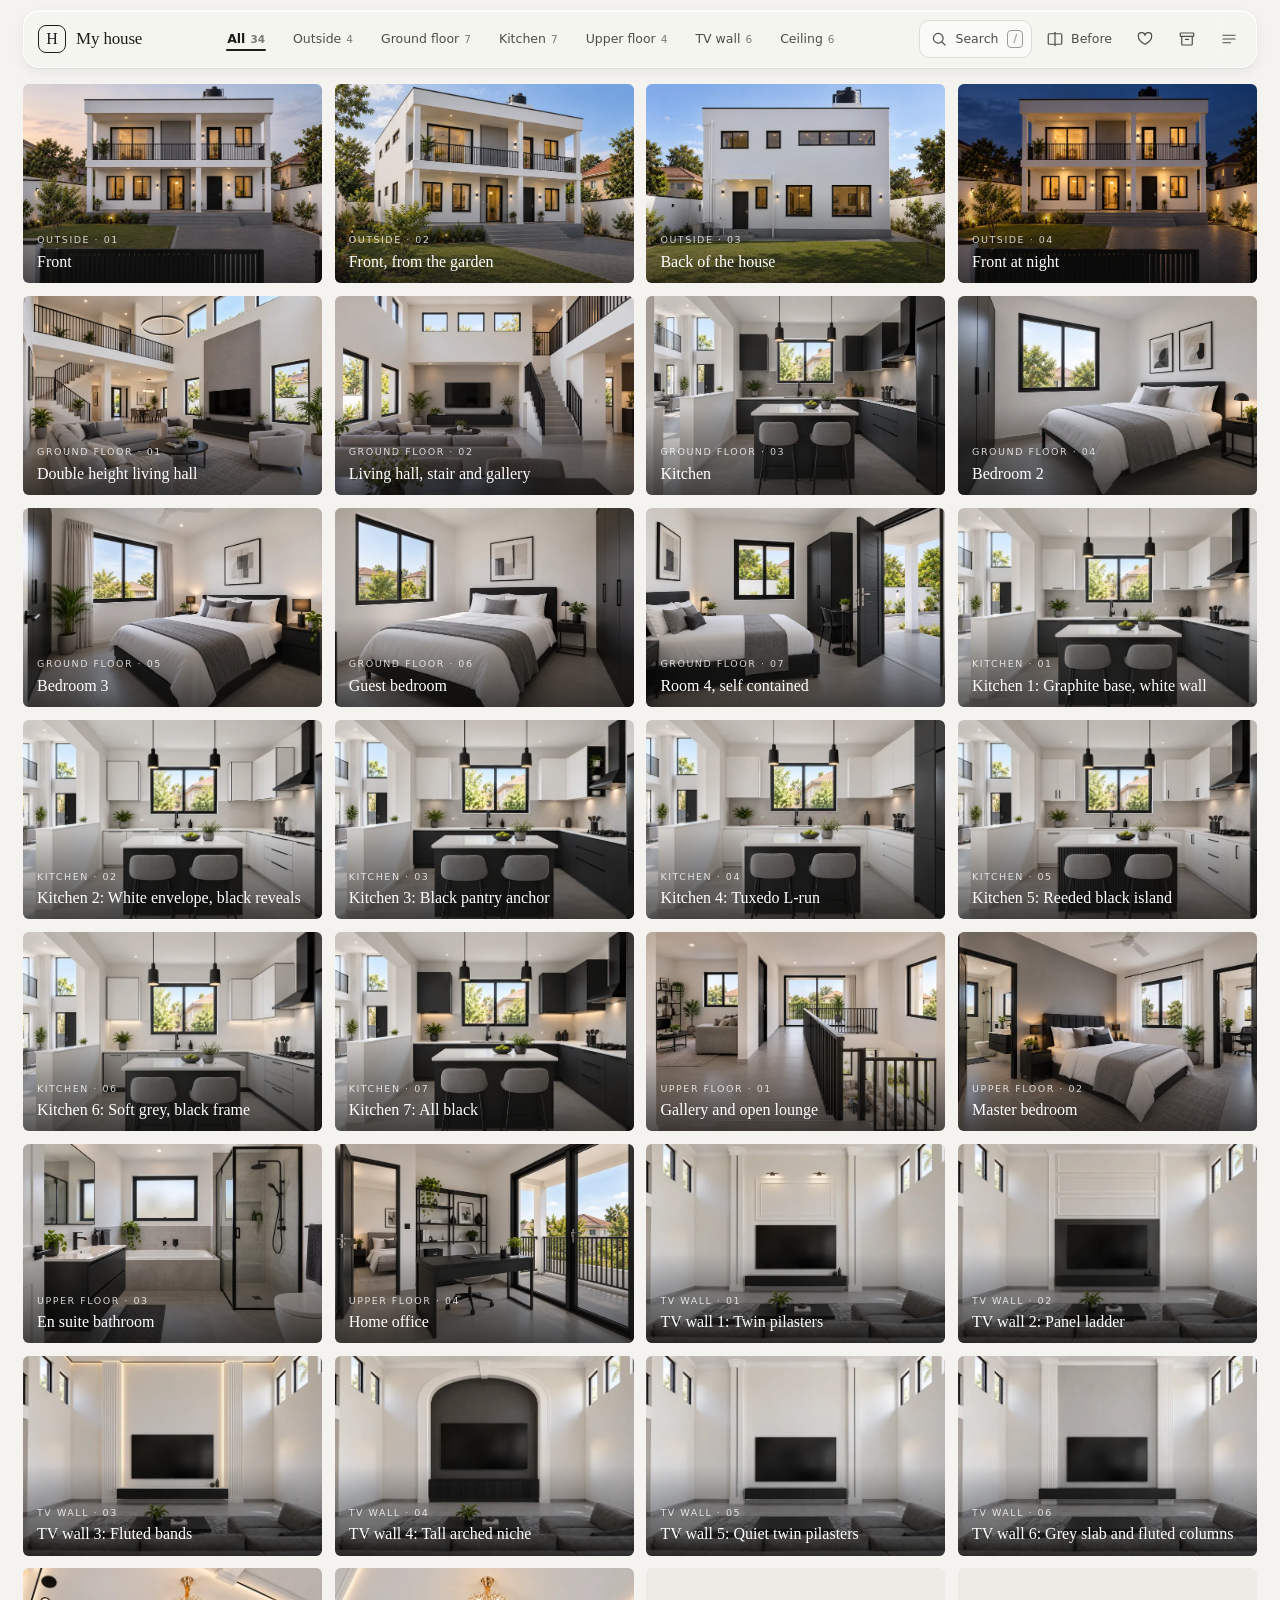
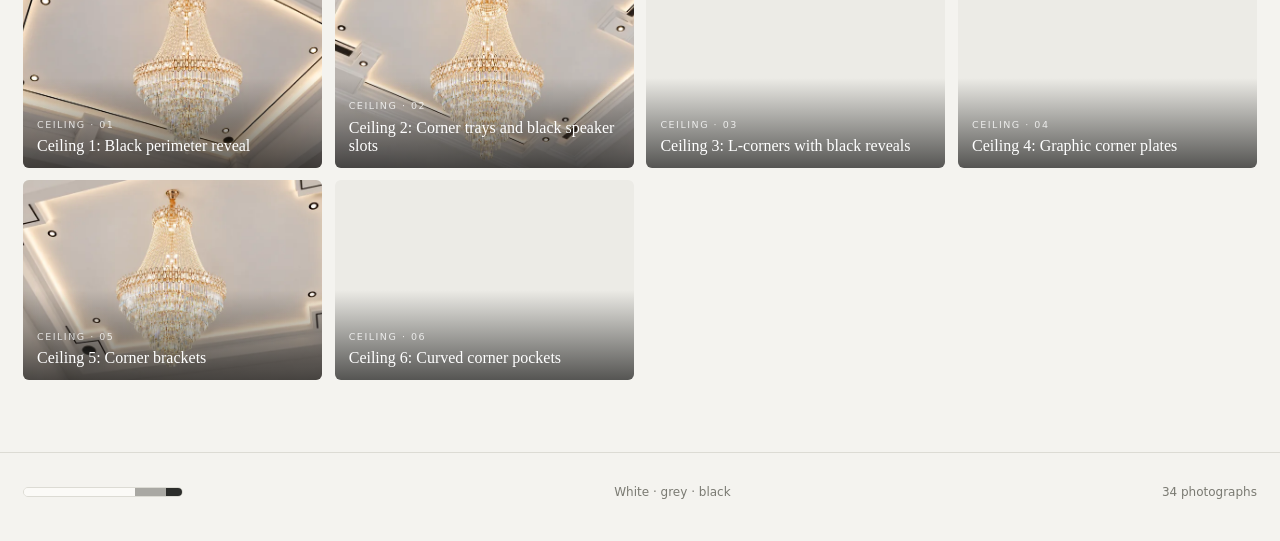
<file: index.html>
<!doctype html>
<html lang="en">
<head>
  <meta charset="utf-8">
  <meta name="viewport" content="width=device-width, initial-scale=1, viewport-fit=cover">
  <meta name="theme-color" content="#f4f3ef">
  <meta name="description" content="A visual study of my house, room by room: outside, floors, kitchen directions, TV wall and ceiling ideas, in white, grey and black.">
  <title>My House</title>
  <link rel="icon" href="assets/favicon.svg" type="image/svg+xml">
  <link rel="canonical" href="https://mubahood.github.io/my-house/">
  <meta property="og:type" content="website">
  <meta property="og:title" content="My house, room by room">
  <meta property="og:description" content="A visual study of my house: outside, both floors, kitchen directions, TV wall and ceiling ideas, a 3D model and the wiring budget.">
  <meta property="og:url" content="https://mubahood.github.io/my-house/">
  <meta property="og:image" content="https://mubahood.github.io/my-house/assets/social.jpg">
  <meta property="og:image:width" content="1200">
  <meta property="og:image:height" content="630">
  <meta name="twitter:card" content="summary_large_image">
  <link rel="stylesheet" href="assets/gallery.css?v=8">
</head>
<body>
<a class="skip" href="#main">Skip to the photos</a>

<!-- ============================================================ navigation: one glass line -->
<header class="nav" id="nav">
  <div class="nav-line">
    <a class="brand" href="./" aria-label="My house, show all photos">
      <span class="brand-mark" aria-hidden="true">H</span><span class="brand-name">My house</span>
    </a>

    <nav class="sections" id="sections" aria-label="Show photos of">
      <!-- filled from photos.js -->
      <span class="indicator" id="indicator" aria-hidden="true"></span>
    </nav>

    <div class="actions">
      <button class="act search-act" id="openPalette" type="button" aria-label="Search and jump (press /)" title="Search and jump">
        <svg viewBox="0 0 24 24" aria-hidden="true"><circle cx="11" cy="11" r="6.5"/><path d="m20 20-4.2-4.2"/></svg>
        <span class="act-label">Search</span><kbd>/</kbd>
      </button>
      <button class="act" id="modeBefore" type="button" aria-pressed="false" title="Show the first ideas next to the final images (B)">
        <svg viewBox="0 0 24 24" aria-hidden="true"><path d="M12 3v18"/><rect x="3" y="5" width="18" height="14" rx="1.5"/></svg>
        <span class="act-label">Before</span>
      </button>
      <button class="act" id="modeSaved" type="button" aria-pressed="false" title="Show saved photos only">
        <svg viewBox="0 0 24 24" aria-hidden="true"><path d="M20.8 8.9c0 5.3-8.8 10.1-8.8 10.1S3.2 14.2 3.2 8.9A4.3 4.3 0 0 1 12 7.1a4.3 4.3 0 0 1 8.8 1.8Z"/></svg>
        <span class="badge" id="savedCount" hidden>0</span>
      </button>
      <button class="act" id="modeArchive" type="button" aria-pressed="false" title="Archive: photos you have put away">
        <svg viewBox="0 0 24 24" aria-hidden="true"><rect x="3" y="4" width="18" height="4.5" rx="1"/><path d="M5 8.5V19a1 1 0 0 0 1 1h12a1 1 0 0 0 1-1V8.5M10 12.5h4"/></svg>
        <span class="badge" id="archiveCount" hidden>0</span>
      </button>
      <div class="menu-wrap">
        <button class="act" id="openFiles" type="button" aria-expanded="false" aria-controls="files" title="Project files">
          <svg viewBox="0 0 24 24" aria-hidden="true"><path d="M4 7h16M4 12h16M4 17h10"/></svg>
        </button>
        <div class="pop" id="files" hidden>
          <p class="pop-label">Project files</p>
          <a href="model/3d-model.html"><span>3D model</span><small>Walk around the house</small></a>
          <a href="wiring.html"><span>Wiring budget</span><small>Pipes, boxes and wire, with photos and prices</small></a>
          <a href="docs/index.html?f=01-architectural-description"><span>Description</span><small>Every room, named and explained</small></a>
          <a href="docs/index.html?f=03-tv-wall-ideas"><span>TV wall ideas</span><small>Six designs with sizes</small></a>
          <a href="docs/index.html?f=06-kitchen-ideas"><span>Kitchen ideas</span><small>Seven finish directions</small></a>
          <a href="docs/index.html?f=05-ceiling-ideas"><span>Ceiling ideas</span><small>Six layouts, spots and speakers</small></a>
          <a href="docs/index.html?f=02-corrections-for-the-image-ai"><span>Image AI notes</span><small>Rules for every new image</small></a>
          <a href="docs/index.html?f=04-image-ai-command-tv-wall"><span>TV wall command</span><small>Paste into the image tool</small></a>
          <p class="pop-label">Keys</p>
          <div class="keys"><kbd>/</kbd> search <kbd>B</kbd> before <kbd>←</kbd><kbd>→</kbd> browse <kbd>C</kbd> compare <kbd>S</kbd> save <kbd>A</kbd> archive</div>
        </div>
      </div>
    </div>
  </div>
  <div class="progress" aria-hidden="true"><span id="progress"></span></div>
</header>

<!-- ============================================================ photos -->
<main id="main">
  <div class="mode-bar" id="modeBar" hidden>
    <span id="modeText"></span>
    <button type="button" id="restoreAll" hidden>Restore all</button>
    <button type="button" id="modeClear">Show everything</button>
  </div>
  <div id="rooms"></div>
  <p class="empty" id="empty" hidden></p>
  <noscript><p class="empty">This gallery needs JavaScript. All photos are also in the images folder, sorted by room.</p></noscript>
</main>

<footer class="foot">
  <div class="swatches" aria-label="Palette: 70 percent white, 20 percent grey, 10 percent black">
    <span class="sw white"></span><span class="sw grey"></span><span class="sw black"></span>
  </div>
  <p>White · grey · black</p>
  <p id="footCount"></p>
</footer>

<!-- ============================================================ command palette -->
<dialog class="palette" id="palette" aria-label="Search and jump">
  <div class="pal-head">
    <svg viewBox="0 0 24 24" aria-hidden="true"><circle cx="11" cy="11" r="6.5"/><path d="m20 20-4.2-4.2"/></svg>
    <input id="palInput" type="text" placeholder="Search rooms, jump to a floor, open a file" autocomplete="off" spellcheck="false"
           role="combobox" aria-expanded="true" aria-controls="palList" aria-autocomplete="list">
    <kbd>Esc</kbd>
  </div>
  <ul class="pal-list" id="palList" role="listbox"></ul>
</dialog>

<!-- ============================================================ viewer -->
<dialog class="viewer" id="viewer" aria-label="Photo viewer">
  <div class="v-top">
    <span class="v-where" id="vWhere"></span>
    <div class="v-tools">
      <button class="v-btn text" id="vCompare" type="button" aria-pressed="false" hidden>Compare <kbd>C</kbd></button>
      <button class="v-btn" id="vZoom" type="button" aria-pressed="false" aria-label="Zoom (Z)" title="Zoom (Z)">
        <svg viewBox="0 0 24 24" aria-hidden="true"><circle cx="11" cy="11" r="6.5"/><path d="m20 20-4.2-4.2M11 8v6M8 11h6"/></svg></button>
      <button class="v-btn" id="vSave" type="button" aria-pressed="false" aria-label="Save (S)" title="Save (S)">
        <svg viewBox="0 0 24 24" aria-hidden="true"><path d="M20.8 8.9c0 5.3-8.8 10.1-8.8 10.1S3.2 14.2 3.2 8.9A4.3 4.3 0 0 1 12 7.1a4.3 4.3 0 0 1 8.8 1.8Z"/></svg></button>
      <button class="v-btn" id="vArchive" type="button" aria-label="Archive (A)" title="Archive (A)"></button>
      <button class="v-btn" id="vFull" type="button" aria-label="Full screen (F)" title="Full screen (F)">
        <svg viewBox="0 0 24 24" aria-hidden="true"><path d="M8 3H3v5M16 3h5v5M3 16v5h5M21 16v5h-5"/></svg></button>
      <button class="v-btn" id="vClose" type="button" aria-label="Close (Esc)" title="Close (Esc)">
        <svg viewBox="0 0 24 24" aria-hidden="true"><path d="m5 5 14 14M19 5 5 19"/></svg></button>
    </div>
  </div>

  <div class="v-stage">
    <button class="v-nav prev" id="vPrev" type="button" aria-label="Previous photo">
      <svg viewBox="0 0 24 24" aria-hidden="true"><path d="M15 5l-7 7 7 7"/></svg></button>
    <div class="v-frame" id="vFrame">
      <div class="v-pic" id="vPic">
        <img class="v-img" id="vImg" alt="" draggable="false">
        <div class="v-before" id="vBefore" hidden><img id="vBeforeImg" alt="" draggable="false"></div>
        <div class="v-handle" id="vHandle" hidden role="slider" tabindex="0" aria-label="Compare first idea and final" aria-valuemin="0" aria-valuemax="100" aria-valuenow="50"><span></span></div>
        <span class="v-tag before" id="vTagBefore" hidden>First idea</span>
        <span class="v-tag after" id="vTagAfter" hidden>Final</span>
      </div>
    </div>
    <button class="v-nav next" id="vNext" type="button" aria-label="Next photo">
      <svg viewBox="0 0 24 24" aria-hidden="true"><path d="M9 5l7 7-7 7"/></svg></button>
  </div>

  <div class="v-bottom">
    <div class="v-info">
      <h2 class="v-title" id="vTitle"></h2>
      <p class="v-desc" id="vDesc"></p>
    </div>
    <span class="v-count" id="vCount"></span>
  </div>
  <div class="strip" id="strip" role="listbox" aria-label="All photos in this view"></div>
</dialog>

<div class="toast" id="toast" role="status" aria-live="polite"></div>

<script src="assets/photos.js?v=13"></script>
<script src="assets/gallery.js?v=13"></script>
</body>
</html>
</file>
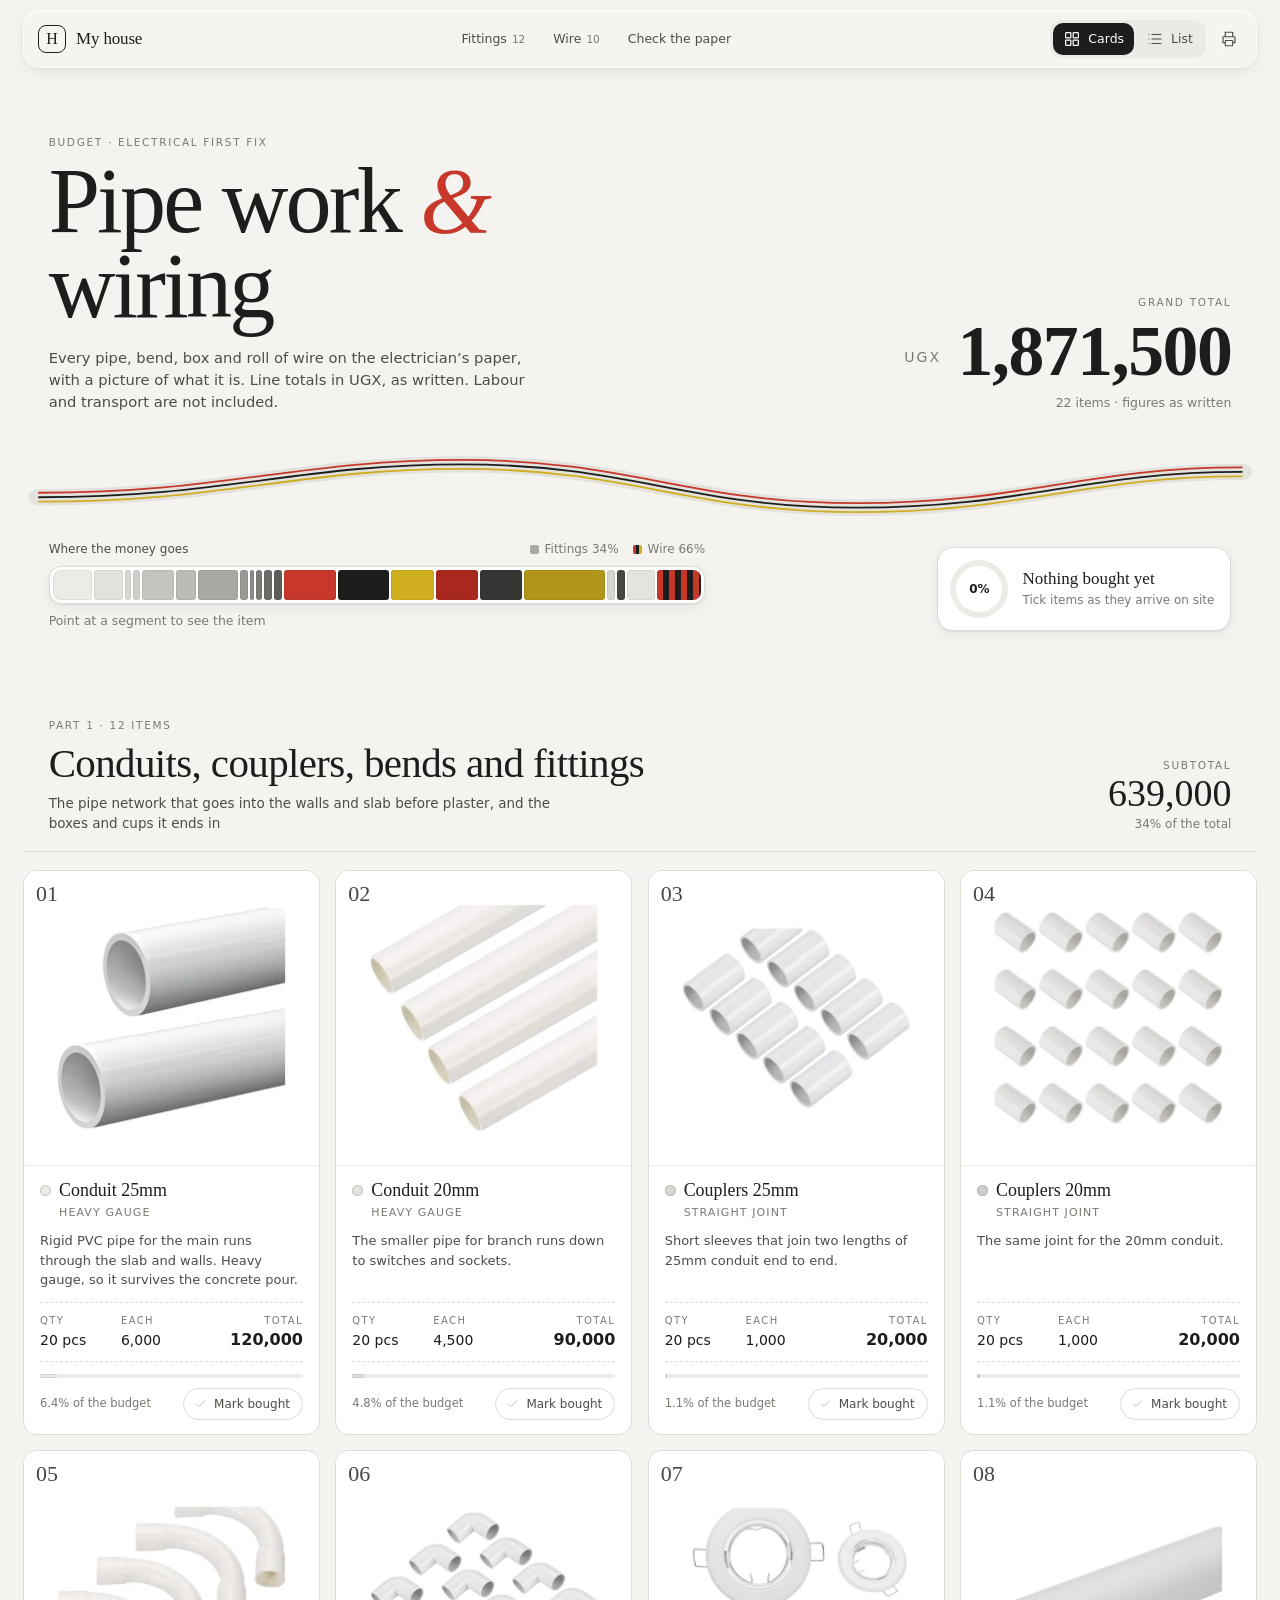
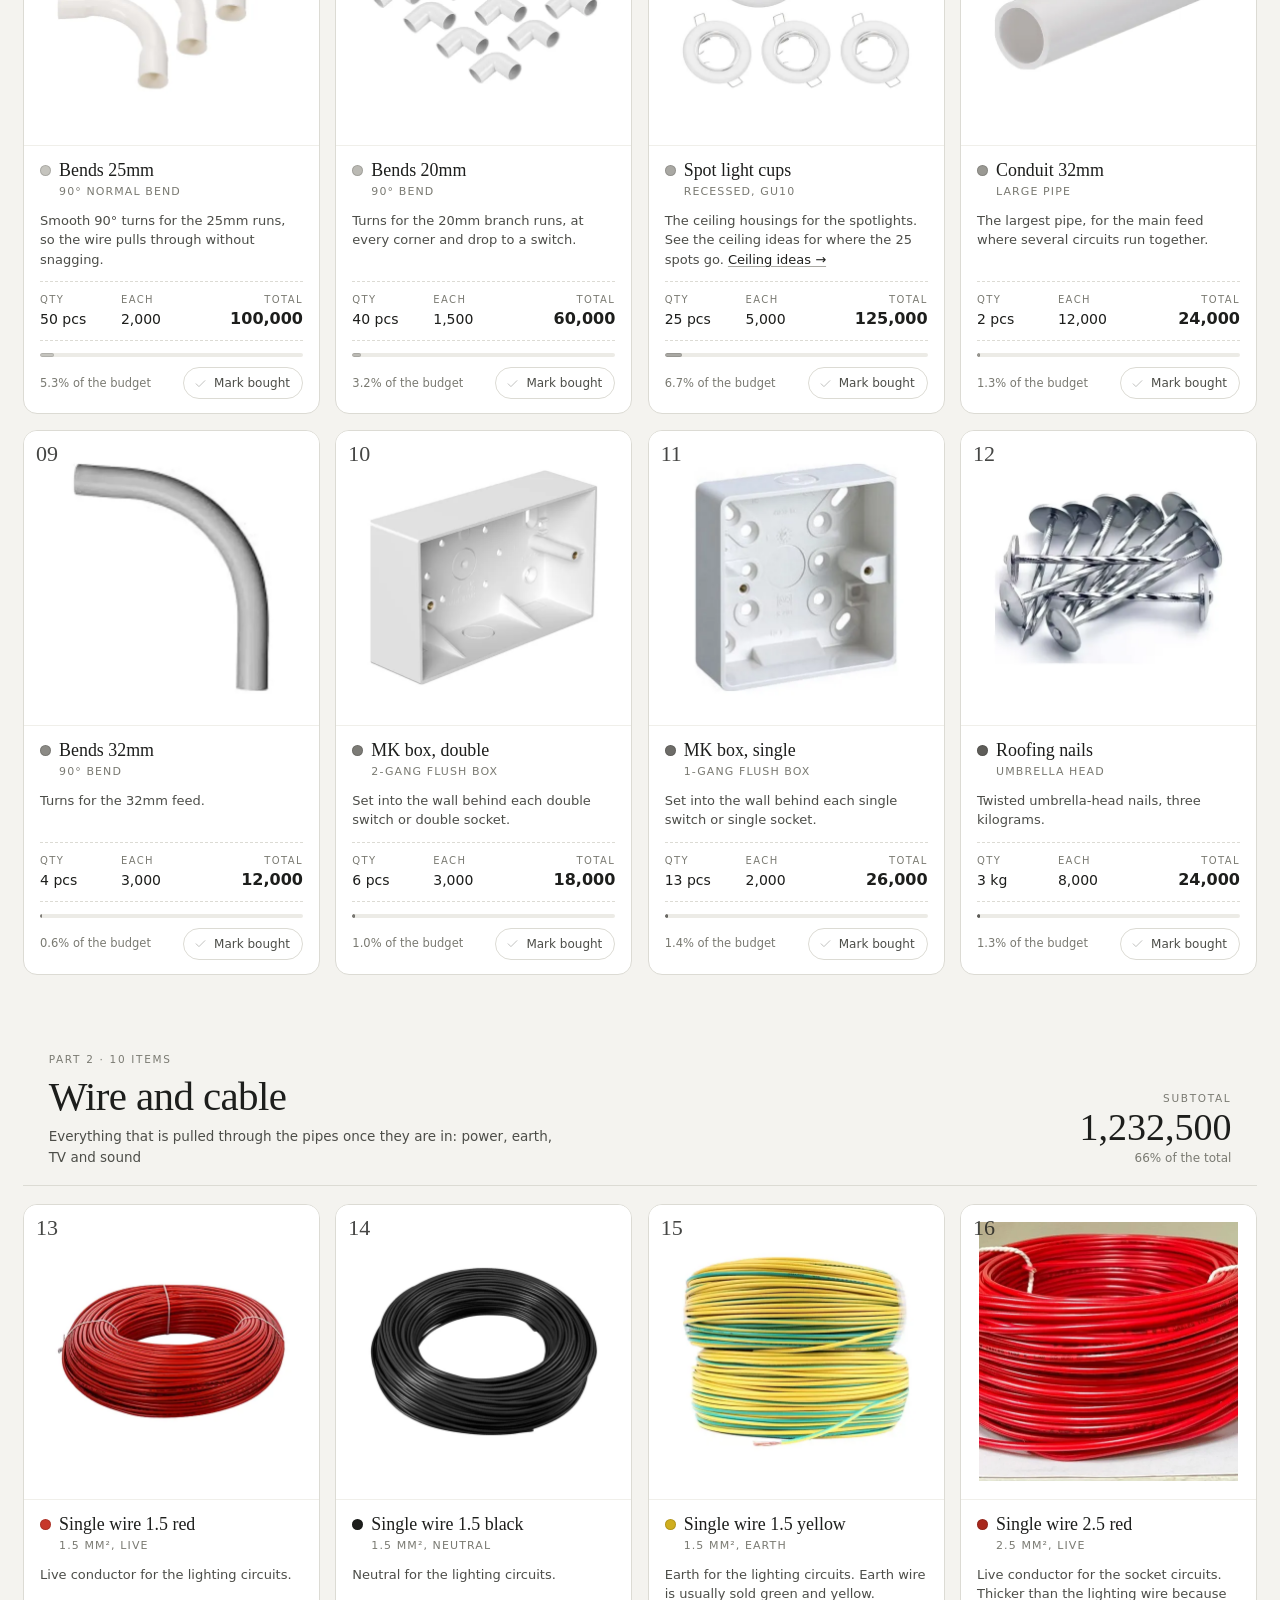
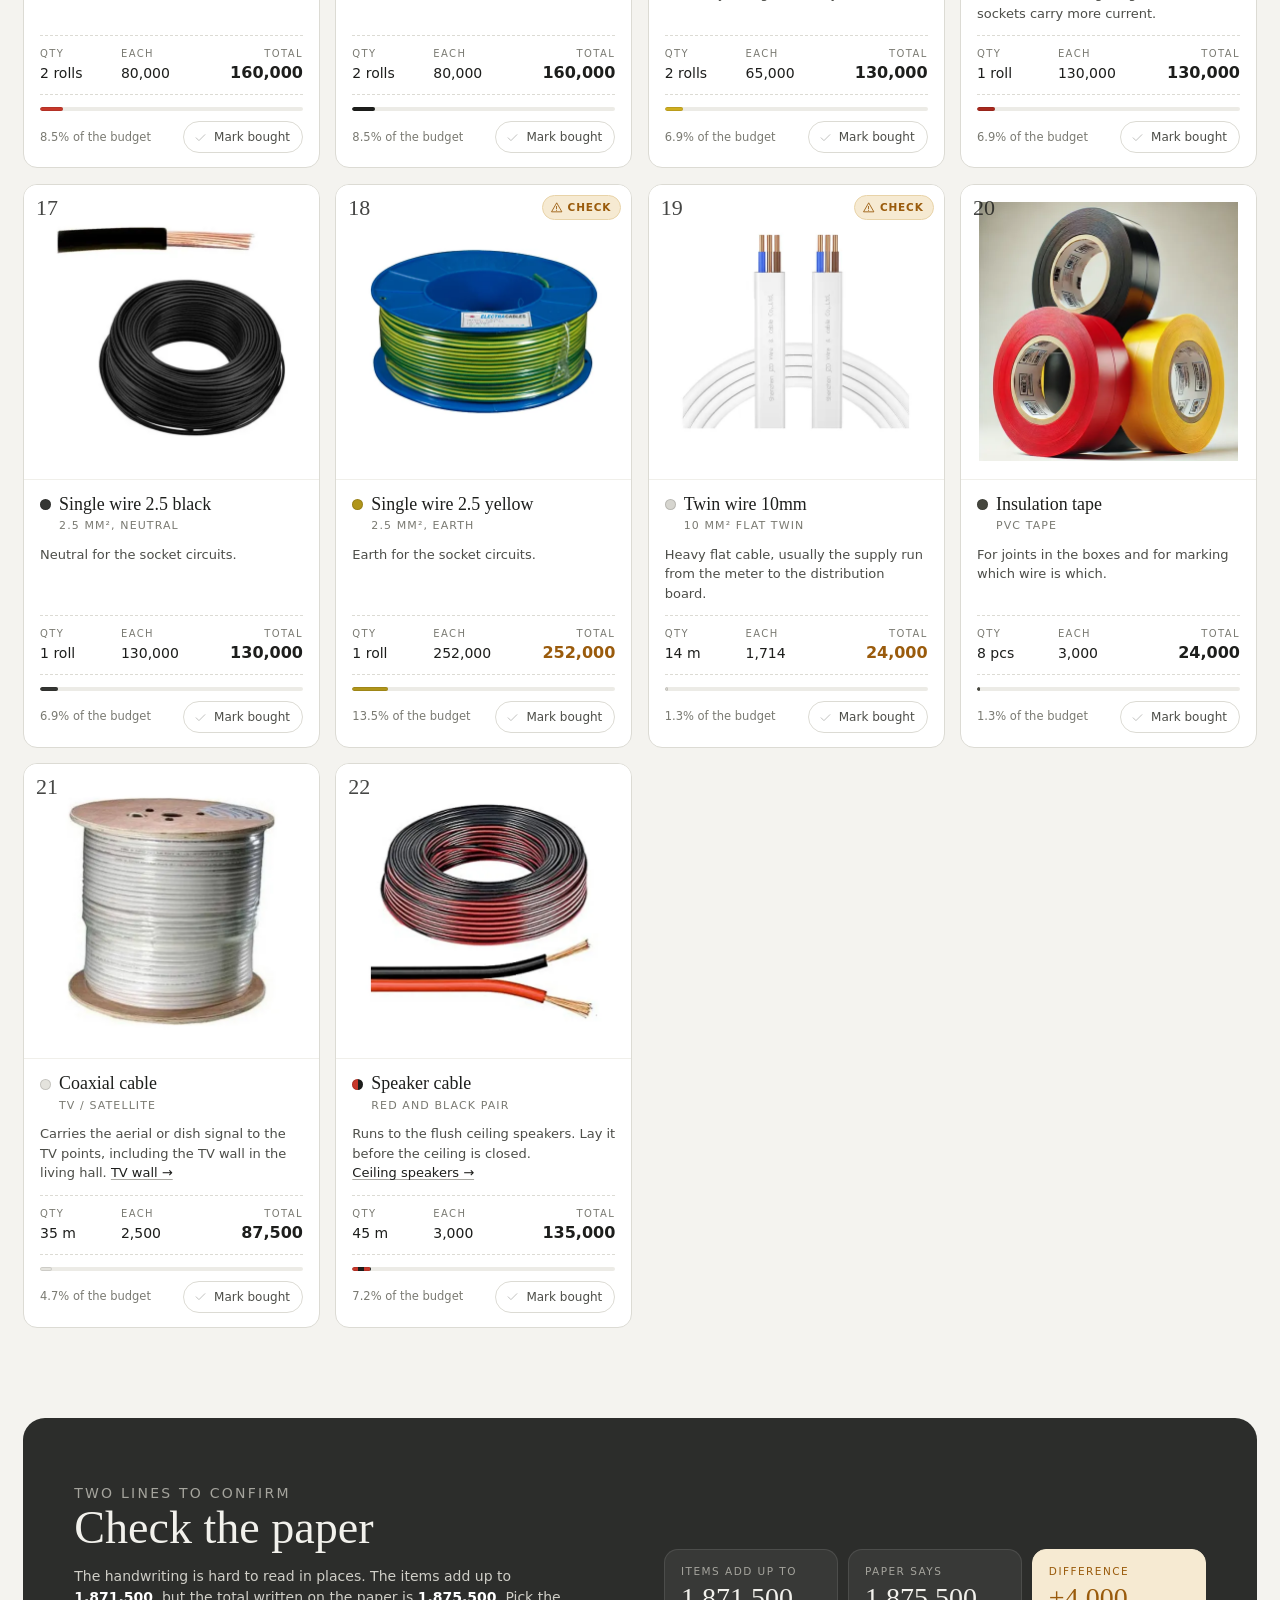
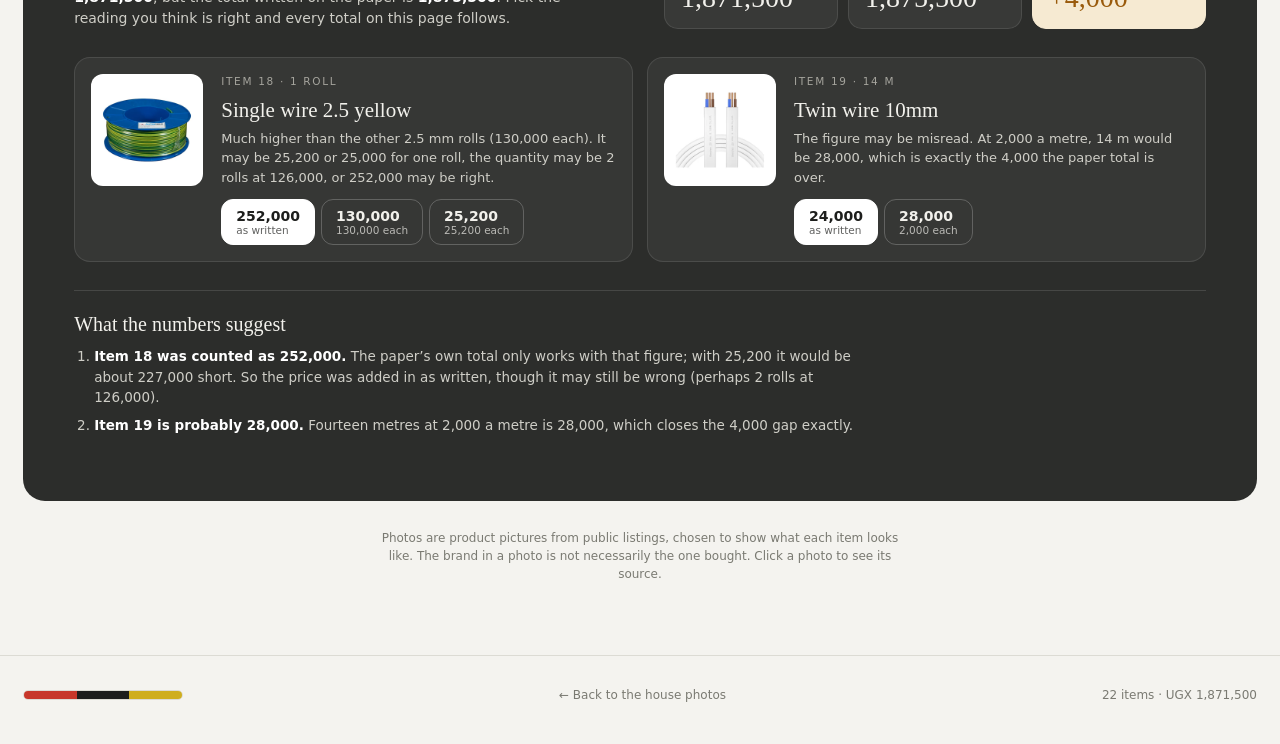
<file: wiring.html>
<!doctype html>
<html lang="en">
<head>
  <meta charset="utf-8">
  <meta name="viewport" content="width=device-width, initial-scale=1, viewport-fit=cover">
  <meta name="theme-color" content="#f4f3ef">
  <meta name="description" content="Pipe work and wiring budget for my house: every conduit, fitting, wire and cable with a photo, quantity and price in UGX.">
  <title>Wiring Budget</title>
  <link rel="icon" href="assets/favicon.svg" type="image/svg+xml">
  <meta property="og:type" content="website">
  <meta property="og:title" content="Pipe work and wiring budget · My house">
  <meta property="og:description" content="Every conduit, bend, box and roll of wire, with a photo, quantity and price. UGX 1,871,500 before labour and transport.">
  <meta property="og:url" content="https://mubahood.github.io/my-house/wiring.html">
  <meta property="og:image" content="https://mubahood.github.io/my-house/assets/social.jpg">
  <meta name="twitter:card" content="summary_large_image">
  <link rel="stylesheet" href="assets/gallery.css?v=8">
  <link rel="stylesheet" href="assets/wiring.css?v=1">
</head>
<body class="wiring">
<a class="skip" href="#main">Skip to the budget</a>

<!-- ============================================================ navigation: the same glass line as the gallery -->
<header class="nav" id="nav">
  <div class="nav-line">
    <a class="brand" href="index.html" aria-label="My house, back to the photos">
      <span class="brand-mark" aria-hidden="true">H</span><span class="brand-name">My house</span>
    </a>

    <nav class="sections" aria-label="Jump to">
      <a class="sec-link" href="#fittings">Fittings<span class="n">12</span></a>
      <a class="sec-link" href="#wire">Wire<span class="n">10</span></a>
      <a class="sec-link" href="#check">Check the paper</a>
    </nav>

    <div class="actions">
      <div class="seg" role="group" aria-label="Show as">
        <button class="act" id="viewCards" type="button" aria-pressed="true" title="Photo cards">
          <svg viewBox="0 0 24 24" aria-hidden="true"><rect x="3.5" y="3.5" width="7" height="7" rx="1"/><rect x="13.5" y="3.5" width="7" height="7" rx="1"/><rect x="3.5" y="13.5" width="7" height="7" rx="1"/><rect x="13.5" y="13.5" width="7" height="7" rx="1"/></svg>
          <span class="act-label">Cards</span>
        </button>
        <button class="act" id="viewList" type="button" aria-pressed="false" title="Receipt list">
          <svg viewBox="0 0 24 24" aria-hidden="true"><path d="M8 6h12M8 12h12M8 18h12M4 6h.01M4 12h.01M4 18h.01"/></svg>
          <span class="act-label">List</span>
        </button>
      </div>
      <button class="act" id="print" type="button" title="Print the list">
        <svg viewBox="0 0 24 24" aria-hidden="true"><path d="M7 9V3h10v6M7 17H4v-7a1 1 0 0 1 1-1h14a1 1 0 0 1 1 1v7h-3"/><rect x="7" y="14" width="10" height="7" rx="1"/></svg>
      </button>
    </div>
  </div>
  <div class="progress" aria-hidden="true"><span id="progress"></span></div>
</header>

<main id="main">
  <!-- ============================================================ hero -->
  <section class="hero" aria-labelledby="heroTitle">
    <div class="hero-text">
      <p class="eyebrow">Budget · electrical first fix</p>
      <h1 id="heroTitle">Pipe work <em>&amp;</em> wiring</h1>
      <p class="lede">Every pipe, bend, box and roll of wire on the electrician’s paper, with a picture of what it is. Line totals in UGX, as written. Labour and transport are not included.</p>
    </div>
    <div class="hero-total">
      <span class="label">Grand total</span>
      <span class="big"><small>UGX</small> <b id="grand">1,871,500</b></span>
      <span class="sub" id="grandNote">22 items · 2 groups</span>
    </div>

    <!-- three wires running through one conduit -->
    <svg class="run" viewBox="0 0 1200 120" preserveAspectRatio="none" aria-hidden="true">
      <path class="pipe" d="M-10 78 C180 78 250 34 420 34 S650 92 820 92 S1050 44 1210 44"/>
      <path class="w w1" d="M-10 72 C180 72 250 28 420 28 S650 86 820 86 S1050 38 1210 38"/>
      <path class="w w2" d="M-10 78 C180 78 250 34 420 34 S650 92 820 92 S1050 44 1210 44"/>
      <path class="w w3" d="M-10 84 C180 84 250 40 420 40 S650 98 820 98 S1050 50 1210 50"/>
    </svg>

    <!-- where the money goes: one segment per item, coloured like the thing itself -->
    <div class="spend" aria-label="Where the money goes">
      <div class="spend-head">
        <span>Where the money goes</span>
        <span class="spend-legend" id="spendLegend"></span>
      </div>
      <div class="spend-bar" id="spendBar"></div>
      <p class="spend-hint" id="spendHint">Point at a segment to see the item</p>
    </div>

    <!-- shopping progress -->
    <div class="bought" aria-live="polite">
      <div class="bought-ring" id="boughtRing" style="--p:0">
        <span id="boughtPct">0%</span>
      </div>
      <div class="bought-text">
        <b id="boughtCount">Nothing bought yet</b>
        <span id="boughtMoney">Tick items as they arrive on site</span>
      </div>
      <button class="link-btn" id="boughtReset" type="button" hidden>Clear ticks</button>
    </div>
  </section>

  <!-- ============================================================ items -->
  <div id="groups"></div>

  <!-- ============================================================ list view (also the print view) -->
  <section class="receipt" id="receipt" hidden aria-label="Receipt list">
    <header class="receipt-head">
      <h2>Pipe work and wiring</h2>
      <p>My house · line totals in UGX · labour and transport excluded</p>
    </header>
    <table>
      <thead><tr><th>#</th><th class="ph">Item</th><th>Qty</th><th class="r">Each</th><th class="r">Total</th></tr></thead>
      <tbody id="receiptBody"></tbody>
      <tfoot id="receiptFoot"></tfoot>
    </table>
  </section>

  <!-- ============================================================ check the paper -->
  <section class="check" id="check" aria-labelledby="checkTitle">
    <div class="check-intro">
      <p class="eyebrow">Two lines to confirm</p>
      <h2 id="checkTitle">Check the paper</h2>
      <p>The handwriting is hard to read in places. The items add up to <b id="sumWritten">1,871,500</b>, but the total written on the paper is <b>1,875,500</b>. Pick the reading you think is right and every total on this page follows.</p>
    </div>

    <div class="sums">
      <div><span>Items add up to</span><b id="sumNow">1,871,500</b></div>
      <div><span>Paper says</span><b id="sumPaper">1,875,500</b></div>
      <div class="gap" id="gapBox"><span>Difference</span><b id="sumGap">4,000</b></div>
    </div>

    <div class="cases" id="cases"></div>

    <div class="clues">
      <h3>What the numbers suggest</h3>
      <ol>
        <li><b>Item 18 was counted as 252,000.</b> The paper’s own total only works with that figure; with 25,200 it would be about 227,000 short. So the price was added in as written, though it may still be wrong (perhaps 2 rolls at 126,000).</li>
        <li><b>Item 19 is probably 28,000.</b> Fourteen metres at 2,000 a metre is 28,000, which closes the 4,000 gap exactly.</li>
      </ol>
      <button class="link-btn" id="resetFix" type="button" hidden>Back to the figures as written</button>
    </div>
  </section>

  <p class="credit-note">Photos are product pictures from public listings, chosen to show what each item looks like. The brand in a photo is not necessarily the one bought. Click a photo to see its source.</p>
</main>

<footer class="foot">
  <div class="swatches" aria-label="Wire colours: red, black and yellow">
    <span class="sw" style="flex:1;background:#c7372a"></span><span class="sw" style="flex:1;background:#1d1e1c"></span><span class="sw" style="flex:1;background:#cfae1f"></span>
  </div>
  <p><a href="index.html">← Back to the house photos</a></p>
  <p id="footCount">22 items</p>
</footer>

<!-- ============================================================ photo viewer -->
<dialog class="lb" id="lb" aria-label="Item photo">
  <div class="lb-card">
    <div class="lb-pic"><img id="lbImg" alt=""></div>
    <div class="lb-info">
      <p class="lb-no" id="lbNo"></p>
      <h2 id="lbName"></h2>
      <p class="lb-spec" id="lbSpec"></p>
      <p class="lb-what" id="lbWhat"></p>
      <dl class="lb-nums" id="lbNums"></dl>
      <p class="lb-check" id="lbCheck" hidden></p>
      <p class="lb-src">Photo: <a id="lbSrc" href="#" target="_blank" rel="noopener noreferrer"></a></p>
      <div class="lb-nav">
        <button class="lb-btn" id="lbPrev" type="button" aria-label="Previous item"><svg viewBox="0 0 24 24" aria-hidden="true"><path d="M15 5l-7 7 7 7"/></svg></button>
        <span id="lbCount"></span>
        <button class="lb-btn" id="lbNext" type="button" aria-label="Next item"><svg viewBox="0 0 24 24" aria-hidden="true"><path d="M9 5l7 7-7 7"/></svg></button>
      </div>
    </div>
    <button class="lb-close" id="lbClose" type="button" aria-label="Close (Esc)"><svg viewBox="0 0 24 24" aria-hidden="true"><path d="m5 5 14 14M19 5 5 19"/></svg></button>
  </div>
</dialog>

<div class="toast" id="toast" role="status" aria-live="polite"></div>

<script src="assets/wiring-data.js?v=1"></script>
<script src="assets/wiring.js?v=1"></script>
</body>
</html>
</file>
<file: assets/gallery.css>
/* ==========================================================================
   My House · gallery styles
   1 tokens   2 base   3 header   4 (removed)   5 grid and cards
   6 modes    7 palette   8 viewer   9 footer, toast   10 responsive, motion
   ========================================================================== */

/* 1 · tokens ------------------------------------------------------------ */
:root {
  --paper: #f4f3ef;
  --paper-2: #ecebe6;
  --ink: #1d1e1c;
  --ink-2: #4c4d48;
  --muted: #7a7a72;
  --line: #dcdbd4;
  --white: #fbfaf7;
  --grey: #a9a8a3;
  --charcoal: #2c2d2b;
  --glass: rgba(246, 245, 241, .62);
  --glass-strong: rgba(250, 249, 246, .94);
  --glass-edge: rgba(255, 255, 255, .7);
  --shadow-sm: 0 1px 2px rgba(20, 20, 18, .06), 0 4px 14px rgba(20, 20, 18, .06);
  --shadow-lg: 0 24px 70px rgba(10, 10, 9, .28);
  --serif: Georgia, "Times New Roman", serif;
  --sans: Inter, ui-sans-serif, system-ui, -apple-system, "Segoe UI", sans-serif;
  --pad: clamp(10px, 1.8vw, 24px);
  --nav-h: 58px;
  --ease: cubic-bezier(.2, .7, .2, 1);
  --fast: .18s;
  --slow: .6s;
}

/* 2 · base ------------------------------------------------------------- */
*, *::before, *::after { box-sizing: border-box; }
html { scroll-behavior: smooth; scroll-padding-top: calc(var(--nav-h) + 16px); }
body { margin: 0; background: var(--paper); color: var(--ink); font: 15px/1.5 var(--sans); -webkit-font-smoothing: antialiased; }
img { display: block; max-width: 100%; }
button, input { font: inherit; color: inherit; }
button { cursor: pointer; background: none; border: 0; padding: 0; }
a { color: inherit; text-decoration: none; }
kbd { font: 600 10px/1 var(--sans); padding: 3px 5px; border: 1px solid currentColor; border-radius: 4px; opacity: .55; }
:focus-visible { outline: 2px solid var(--ink); outline-offset: 3px; border-radius: 4px; }
svg { width: 18px; height: 18px; fill: none; stroke: currentColor; stroke-width: 1.6; stroke-linecap: round; stroke-linejoin: round; flex: none; }
.skip { position: fixed; left: 12px; top: -80px; z-index: 100; padding: 10px 14px; background: var(--ink); color: #fff; font-size: 13px; }
.skip:focus { top: 12px; }
[hidden] { display: none !important; }

/* 3 · navigation: one glass line ---------------------------------------- */
.nav { position: fixed; inset: 0 0 auto; z-index: 40; padding: 10px var(--pad) 0; pointer-events: none; }
.nav-line {
  pointer-events: auto; position: relative; height: var(--nav-h); display: flex; align-items: center; gap: 12px; padding: 0 8px 0 14px;
  background: var(--glass); border: 1px solid var(--glass-edge); border-radius: 16px;
  backdrop-filter: blur(22px) saturate(1.6); -webkit-backdrop-filter: blur(22px) saturate(1.6);
  box-shadow: var(--shadow-sm), inset 0 1px 0 rgba(255, 255, 255, .75);
}
.brand { display: flex; align-items: center; gap: 10px; flex: none; }
.brand-mark { width: 28px; height: 28px; display: grid; place-items: center; border: 1px solid var(--ink); border-radius: 8px; font: 16px var(--serif); }
.brand-name { font: 17px var(--serif); letter-spacing: -.01em; }

.sections { position: relative; flex: 1; display: flex; justify-content: center; gap: 2px; min-width: 0; overflow-x: auto; scrollbar-width: none; }
.sections::-webkit-scrollbar { display: none; }
.sec-link { position: relative; z-index: 1; padding: 9px 13px; background: none; border: 0; cursor: pointer; border-radius: 10px; white-space: nowrap; font-size: 12.5px; color: var(--ink-2);
  transition: color var(--fast); }
.sec-link:hover { color: var(--ink); }
.sec-link[aria-pressed="true"] { color: var(--ink); font-weight: 600; }
.sec-link .n { margin-left: 5px; font-size: 10.5px; color: var(--muted); font-variant-numeric: tabular-nums; }
.indicator { position: absolute; z-index: 0; bottom: 6px; height: 2px; left: 0; width: 0; border-radius: 2px; background: var(--ink);
  transition: left .35s var(--ease), width .35s var(--ease), opacity .2s; opacity: 0; }

.actions { display: flex; align-items: center; gap: 4px; flex: none; }
.act { position: relative; height: 38px; min-width: 38px; padding: 0 10px; display: inline-flex; align-items: center; justify-content: center; gap: 7px;
  border-radius: 10px; font-size: 12.5px; color: var(--ink-2); transition: background var(--fast), color var(--fast); }
.act:hover { background: rgba(255, 255, 255, .75); color: var(--ink); }
.act[aria-pressed="true"], .act[aria-expanded="true"] { background: var(--ink); color: #fff; }
.search-act { border: 1px solid var(--line); background: rgba(255, 255, 255, .5); padding: 0 8px 0 10px; }
.search-act kbd { margin-left: 2px; }
.badge { position: absolute; top: 4px; right: 3px; min-width: 16px; height: 16px; padding: 0 4px; border-radius: 8px; background: var(--charcoal); color: #fff;
  font-size: 9.5px; font-weight: 700; display: grid; place-items: center; }
.act[aria-pressed="true"] .badge { background: #fff; color: var(--ink); }

.menu-wrap { position: relative; }
.pop { position: absolute; right: 0; top: calc(100% + 12px); width: 290px; padding: 8px; border-radius: 14px;
  background: var(--glass-strong); border: 1px solid var(--glass-edge); box-shadow: var(--shadow-lg);
  backdrop-filter: blur(22px); -webkit-backdrop-filter: blur(22px); animation: pop-in .18s var(--ease); }
.pop a { display: flex; flex-direction: column; padding: 9px 10px; border-radius: 9px; }
.pop a:hover, .pop a:focus-visible { background: rgba(0, 0, 0, .05); }
.pop a span { font-size: 13.5px; }
.pop a small { font-size: 11.5px; color: var(--muted); }
.pop-label { margin: 8px 10px 4px; font-size: 10px; letter-spacing: .14em; text-transform: uppercase; color: var(--muted); }
.keys { padding: 4px 10px 8px; font-size: 11.5px; color: var(--ink-2); line-height: 2.1; }
.keys kbd { margin-right: 3px; }

.progress { pointer-events: none; height: 2px; margin: 0 16px; }
.progress span { display: block; height: 100%; width: 100%; transform-origin: left; transform: scaleX(0); background: var(--ink); border-radius: 2px; opacity: .55; }

/* 5 · grid and cards ------------------------------------------------------- */
main { width: 100%; padding: calc(var(--nav-h) + 26px) var(--pad) 32px; }
.grid { display: grid; grid-template-columns: repeat(4, minmax(0, 1fr)); gap: clamp(8px, 1vw, 14px); }
.card { position: relative; margin: 0; overflow: hidden; border-radius: 6px; background: var(--paper-2); aspect-ratio: 3 / 2; isolation: isolate; }
.card img { position: absolute; inset: 0; width: 100%; height: 100%; object-fit: cover; transition: transform .8s var(--ease), opacity .45s var(--ease); }
.card .img-before { opacity: 0; }
.card:hover img { transform: scale(1.035); }
.card::after { content: ""; position: absolute; inset: 55% 0 0; z-index: 1; pointer-events: none;
  background: linear-gradient(0deg, rgba(14, 14, 13, .68), transparent); }
.card figcaption { position: absolute; z-index: 2; left: 14px; right: 14px; bottom: 12px; color: #fff; pointer-events: none; }
.card .num { font-size: 9.5px; letter-spacing: .16em; text-transform: uppercase; opacity: .8; }
.card h3 { margin: 3px 0 0; font: 400 clamp(15px, 1.25vw, 19px)/1.15 var(--serif); }
.card .open { position: absolute; inset: 0; z-index: 3; border-radius: inherit; }
.card .fav { position: absolute; z-index: 4; top: 10px; right: 10px; width: 34px; height: 34px; display: grid; place-items: center; border-radius: 50%;
  color: #fff; background: rgba(20, 20, 18, .28); border: 1px solid rgba(255, 255, 255, .45); backdrop-filter: blur(8px); -webkit-backdrop-filter: blur(8px);
  opacity: 0; transition: opacity var(--fast), background var(--fast); }
.card:hover .fav, .card:focus-within .fav, .card .fav[aria-pressed="true"] { opacity: 1; }
.card .fav svg { width: 16px; height: 16px; }
.card .fav[aria-pressed="true"] svg { fill: #fff; }
.card .arc { position: absolute; z-index: 4; top: 10px; right: 50px; width: 34px; height: 34px; display: grid; place-items: center; border-radius: 50%;
  color: #fff; background: rgba(20, 20, 18, .28); border: 1px solid rgba(255, 255, 255, .45); backdrop-filter: blur(8px); -webkit-backdrop-filter: blur(8px);
  opacity: 0; transition: opacity var(--fast), background var(--fast); }
.card:hover .arc, .card:focus-within .arc { opacity: 1; }
.card .arc:hover, .card .fav:hover { background: rgba(20, 20, 18, .55); }
.card .arc svg { width: 16px; height: 16px; }
.card .tag { position: absolute; z-index: 2; top: 12px; left: 12px; padding: 4px 8px; border-radius: 6px; font-size: 10px; letter-spacing: .12em; text-transform: uppercase;
  color: #fff; background: rgba(180, 35, 24, .85); }
body.archive .card img { filter: grayscale(.85); }
body.archive .card:hover img { filter: none; }
body.archive .card .arc { opacity: 1; }
/* reveal on scroll */
.reveal { opacity: 0; transform: translateY(18px); transition: opacity .7s var(--ease), transform .7s var(--ease); }
.reveal.in { opacity: 1; transform: none; }

/* 6 · modes ------------------------------------------------------------- */
.mode-bar { position: sticky; top: calc(var(--nav-h) + 22px); z-index: 20; width: max-content; max-width: 100%; margin: 0 auto 16px; display: flex; align-items: center; gap: 14px;
  padding: 8px 8px 8px 16px; border-radius: 999px; font-size: 13px; background: var(--ink); color: #fff; box-shadow: var(--shadow-sm); }
.mode-bar button { padding: 6px 12px; border-radius: 999px; background: rgba(255, 255, 255, .14); font-size: 12px; }
.mode-bar button:hover { background: rgba(255, 255, 255, .28); }
/* before mode: show the first idea, reveal the final on hover */
body.before .card .img-before { opacity: 1; }
body.before .card:hover .img-before { opacity: 0; }
.empty { padding: 80px 0; text-align: center; font: 22px var(--serif); color: var(--muted); }

/* 7 · command palette ---------------------------------------------------- */
.palette { width: min(640px, calc(100vw - 24px)); max-height: min(560px, 80vh); margin: 12vh auto auto; padding: 0; border: 1px solid var(--glass-edge); border-radius: 18px;
  background: var(--glass-strong); color: var(--ink); box-shadow: var(--shadow-lg); backdrop-filter: blur(26px) saturate(1.5); -webkit-backdrop-filter: blur(26px) saturate(1.5);
  overflow: hidden; }
.palette[open] { display: flex; flex-direction: column; animation: pop-in .18s var(--ease); }
.palette::backdrop { background: rgba(20, 20, 18, .38); backdrop-filter: blur(8px); -webkit-backdrop-filter: blur(8px); }
.pal-head { display: flex; align-items: center; gap: 12px; padding: 16px 18px; border-bottom: 1px solid var(--line); }
.pal-head input { flex: 1; border: 0; background: transparent; outline: none; font-size: 17px; }
.pal-list { list-style: none; margin: 0; padding: 8px; overflow-y: auto; }
.pal-group { padding: 10px 10px 4px; font-size: 10px; letter-spacing: .14em; text-transform: uppercase; color: var(--muted); }
.pal-item { display: flex; align-items: center; gap: 12px; padding: 8px 10px; border-radius: 10px; cursor: pointer; }
.pal-item[aria-selected="true"] { background: var(--ink); color: #fff; }
.pal-item img { width: 56px; height: 38px; object-fit: cover; border-radius: 5px; flex: none; }
.pal-icon { width: 56px; height: 38px; display: grid; place-items: center; border-radius: 5px; background: var(--paper-2); color: var(--ink); flex: none; }
.pal-text { min-width: 0; }
.pal-text b { display: block; font-weight: 500; font-size: 14px; }
.pal-text small { display: block; font-size: 12px; opacity: .65; white-space: nowrap; overflow: hidden; text-overflow: ellipsis; }
.pal-empty { padding: 26px; text-align: center; color: var(--muted); }

/* 8 · viewer ------------------------------------------------------------ */
.viewer { width: 100vw; height: 100dvh; max-width: none; max-height: none; margin: 0; padding: 0; border: 0; background: #0f0f0e; color: #fff; }
.viewer[open] { display: grid; grid-template-rows: auto minmax(0, 1fr) auto auto; animation: fade .2s ease; }
.viewer::backdrop { background: #0f0f0e; }
.v-top { display: flex; align-items: center; justify-content: space-between; gap: 12px; padding: 14px var(--pad); }
.v-where { font-size: 11px; letter-spacing: .16em; text-transform: uppercase; color: #cfc8bc; }
.v-tools { display: flex; gap: 6px; }
.v-btn { height: 40px; min-width: 40px; padding: 0 10px; display: inline-flex; align-items: center; justify-content: center; gap: 8px; border-radius: 10px;
  border: 1px solid rgba(255, 255, 255, .22); color: #fff; font-size: 12px; transition: background var(--fast), color var(--fast); }
.v-btn:hover, .v-btn[aria-pressed="true"] { background: #fff; color: #111; }
.v-stage { position: relative; min-height: 0; display: grid; grid-template-columns: 64px minmax(0, 1fr) 64px; align-items: center; padding: 0 8px; }
.v-nav { width: 48px; height: 48px; margin: auto; display: grid; place-items: center; border-radius: 50%; color: #fff; border: 1px solid rgba(255, 255, 255, .22); transition: background var(--fast); }
.v-nav:hover { background: rgba(255, 255, 255, .14); }
.v-frame { height: 100%; min-height: 0; display: grid; place-items: center; overflow: hidden; }
.v-pic { position: relative; max-width: 100%; max-height: 100%; transition: transform .35s var(--ease); touch-action: pan-y; }
.v-pic.zoomed { cursor: zoom-out; transform: scale(2.2); transition: transform .35s var(--ease), transform-origin 0s; }
.v-img { max-width: 100%; max-height: calc(100dvh - 230px); object-fit: contain; border-radius: 4px; box-shadow: var(--shadow-lg); user-select: none; cursor: zoom-in;
  transition: opacity .25s ease; }
.v-img.loading { opacity: .3; }
.v-before { position: absolute; inset: 0; overflow: hidden; clip-path: inset(0 50% 0 0); border-radius: 4px; }
.v-before img { width: 100%; height: 100%; object-fit: cover; user-select: none; }
.v-handle { position: absolute; top: 0; bottom: 0; left: 50%; width: 44px; margin-left: -22px; cursor: ew-resize; touch-action: none; }
.v-handle::before { content: ""; position: absolute; top: 0; bottom: 0; left: 50%; width: 2px; margin-left: -1px; background: #fff; box-shadow: 0 0 10px rgba(0, 0, 0, .5); }
.v-handle span { position: absolute; top: 50%; left: 50%; width: 38px; height: 38px; margin: -19px 0 0 -19px; border-radius: 50%; background: #fff; box-shadow: 0 4px 14px rgba(0, 0, 0, .4); }
.v-handle span::before { content: "‹ ›"; position: absolute; inset: 0; display: grid; place-items: center; color: #111; font: 600 15px var(--sans); letter-spacing: 2px; }
.v-tag { position: absolute; top: 12px; padding: 4px 9px; border-radius: 6px; font-size: 10px; letter-spacing: .12em; text-transform: uppercase; }
.v-tag.before { left: 12px; background: rgba(180, 35, 24, .9); }
.v-tag.after { right: 12px; background: rgba(255, 255, 255, .9); color: #111; }
.v-bottom { display: flex; align-items: flex-end; justify-content: space-between; gap: 16px; padding: 14px var(--pad) 10px; }
.v-title { margin: 0; font: 400 clamp(22px, 3vw, 36px)/1.05 var(--serif); }
.v-desc { margin: 6px 0 0; font-size: 13px; color: #c9c2b6; max-width: 72ch; }
.v-count { font: 15px var(--serif); color: #d7c5a7; white-space: nowrap; }
.strip { display: flex; gap: 6px; padding: 6px var(--pad) 16px; overflow-x: auto; scrollbar-width: thin; scroll-behavior: smooth; }
.strip button { flex: none; width: 76px; height: 50px; border-radius: 5px; overflow: hidden; opacity: .45; outline-offset: 2px; transition: opacity var(--fast); }
.strip button:hover { opacity: .8; }
.strip button[aria-selected="true"] { opacity: 1; outline: 2px solid #fff; }
.strip img { width: 100%; height: 100%; object-fit: cover; }

/* 9 · footer, toast ------------------------------------------------------ */
.foot { display: flex; align-items: center; justify-content: space-between; gap: 16px; padding: 30px var(--pad) 40px; margin-top: 40px; border-top: 1px solid var(--line);
  font-size: 12px; color: var(--muted); }
.foot p { margin: 0; }
.swatches { display: flex; width: 160px; height: 10px; border-radius: 5px; overflow: hidden; border: 1px solid var(--line); }
.sw.white { flex: 7; background: var(--white); } .sw.grey { flex: 2; background: var(--grey); } .sw.black { flex: 1; background: var(--charcoal); }
.toast { position: fixed; z-index: 90; left: 50%; bottom: 24px; padding: 10px 16px; border-radius: 999px; background: var(--ink); color: #fff; font-size: 13px;
  transform: translate(-50%, 20px); opacity: 0; transition: .25s var(--ease); pointer-events: none; }
.toast.show { transform: translate(-50%, 0); opacity: 1; pointer-events: auto; }
.toast { display: flex; align-items: center; gap: 14px; }
.toast-undo { padding: 4px 10px; border-radius: 999px; background: rgba(255, 255, 255, .16); color: #fff; font-size: 12px; font-weight: 600; }
.toast-undo:hover { background: rgba(255, 255, 255, .3); }

@keyframes pop-in { from { opacity: 0; transform: translateY(-6px) scale(.98); } to { opacity: 1; transform: none; } }
@keyframes fade { from { opacity: 0; } to { opacity: 1; } }

/* 10 · responsive, motion ------------------------------------------------- */
@media (max-width: 1100px) {
  .act-label { display: none; }
  .search-act kbd { display: none; }
}
@media (max-width: 900px) {
  .grid { grid-template-columns: repeat(3, minmax(0, 1fr)); }
}
@media (max-width: 640px) {
  .grid { grid-template-columns: repeat(2, minmax(0, 1fr)); }
}
@media (max-width: 860px) {
  :root { --nav-h: 54px; }
  .nav { padding: 8px 10px 0; }
  .nav-line { gap: 6px; padding: 0 6px 0 10px; }
  .brand-name { display: none; }
  .sections { justify-content: flex-start; }
  .sec-link { padding: 9px 10px; font-size: 12px; }
  .sec-link .n { display: none; }
  .v-stage { grid-template-columns: 1fr; }
  .v-nav { position: absolute; z-index: 2; top: 50%; margin-top: -24px; background: rgba(0, 0, 0, .35); }
  .v-nav.prev { left: 10px; } .v-nav.next { right: 10px; }
}
@media (max-width: 420px) {
  .grid { grid-template-columns: 1fr; }
}
@media (max-width: 560px) {
  .actions .act:not(.search-act):not(#modeSaved):not(#modeArchive):not(#openFiles) { display: none; }
  .card .fav, .card .arc { opacity: 1; }
  .pop { position: fixed; left: 10px; right: 10px; top: calc(var(--nav-h) + 22px); width: auto; }
  .foot { flex-direction: column; align-items: flex-start; }
  .v-btn.text kbd { display: none; }
  .strip button { width: 60px; height: 40px; }
}
@media (hover: none) {
  .card .fav, .card .arc { opacity: 1; }
  body.before .card:hover .img-before { opacity: 1; }
}
@media (prefers-reduced-motion: reduce) {
  html { scroll-behavior: auto; }
  *, *::before, *::after { animation: none !important; transition: none !important; }
  .reveal { opacity: 1; transform: none; }
}
</file>
<file: assets/wiring.css>
/* ==========================================================================
   My House · wiring budget styles (on top of gallery.css, same tokens)
   1 tokens   2 nav additions   3 hero   4 money bar, progress   5 groups and cards
   6 receipt   7 check the paper   8 viewer   9 responsive, motion   10 print
   ========================================================================== */

/* 1 · tokens ------------------------------------------------------------ */
:root {
  --red: #c7372a;
  --black: #1d1e1c;
  --yellow: #cfae1f;
  --amber: #9a5b0c;
  --amber-bg: #f6ead2;
  --card: #fff;
  --mono: ui-monospace, "SF Mono", Menlo, Consolas, monospace;
}
.wiring main { max-width: 1440px; margin: 0 auto; }
.eyebrow { margin: 0 0 8px; font-size: 10.5px; letter-spacing: .16em; text-transform: uppercase; color: var(--muted); }
.link-btn { padding: 6px 12px; border-radius: 999px; border: 1px solid var(--line); font-size: 12px; color: var(--ink-2); background: rgba(255, 255, 255, .6); }
.link-btn:hover { background: var(--ink); color: #fff; border-color: var(--ink); }

/* 2 · nav additions ------------------------------------------------------ */
.sec-link { text-decoration: none; }
.sec-link[aria-current="true"] { color: var(--ink); font-weight: 600; background: rgba(255, 255, 255, .7); }
.seg { display: flex; padding: 3px; gap: 2px; border-radius: 12px; background: rgba(0, 0, 0, .045); }
.seg .act { height: 32px; min-width: 34px; }

/* 3 · hero -------------------------------------------------------------- */
.hero { position: relative; display: grid; grid-template-columns: minmax(0, 1.35fr) minmax(0, 1fr); gap: 18px 40px; align-items: end;
  padding: clamp(18px, 4vw, 54px) clamp(4px, 2vw, 28px) 10px; }
.hero h1 { margin: 0; font: 400 clamp(44px, 7.2vw, 104px)/.92 var(--serif); letter-spacing: -.03em; }
.hero h1 em { font-style: italic; color: var(--red); }
.lede { max-width: 54ch; margin: 18px 0 0; font-size: clamp(14px, 1.15vw, 16px); color: var(--ink-2); }
.hero-total { justify-self: end; text-align: right; display: grid; gap: 6px; }
.hero-total .label { font-size: 10.5px; letter-spacing: .16em; text-transform: uppercase; color: var(--muted); }
.hero-total .big { font: 400 clamp(40px, 5.6vw, 82px)/1 var(--serif); letter-spacing: -.02em; font-variant-numeric: tabular-nums; white-space: nowrap; }
.hero-total .big small { font: 500 clamp(12px, 1.1vw, 15px) var(--sans); letter-spacing: .14em; color: var(--muted); vertical-align: .9em; }
.hero-total .sub { font-size: 12.5px; color: var(--muted); }
.hero-total .sub.fixed { color: var(--amber); font-weight: 600; }

.run { grid-column: 1 / -1; width: 100%; height: clamp(50px, 7vw, 96px); margin: 8px 0 -6px; overflow: visible; }
.run path { fill: none; stroke-linecap: round; }
.run .pipe { stroke: #e3e2dc; stroke-width: 22; }
.run .w { stroke-width: 2.4; stroke-dasharray: 1500; stroke-dashoffset: 1500; animation: draw 2.2s var(--ease) forwards; }
.run .w1 { stroke: var(--red); }
.run .w2 { stroke: var(--black); animation-delay: .18s; }
.run .w3 { stroke: var(--yellow); animation-delay: .36s; }
@keyframes draw { to { stroke-dashoffset: 0; } }

/* 4 · money bar, progress -------------------------------------------------- */
.spend { grid-column: 1 / 2; }
.spend-head { display: flex; justify-content: space-between; gap: 12px; align-items: baseline; margin-bottom: 8px; font-size: 12px; color: var(--ink-2); }
.spend-legend { display: flex; gap: 14px; color: var(--muted); }
.spend-legend i { display: inline-block; width: 9px; height: 9px; margin-right: 6px; border-radius: 2px; vertical-align: -1px; }
.spend-legend i.fittings { background: var(--grey); }
.spend-legend i.wire { background: linear-gradient(90deg, var(--red) 33%, var(--black) 33% 66%, var(--yellow) 66%); }
.spend-bar { display: flex; height: 38px; gap: 2px; padding: 3px; border-radius: 12px; background: var(--card); border: 1px solid var(--line); box-shadow: var(--shadow-sm); }
.seg-i { flex-basis: 0; min-width: 3px; border-radius: 3px; transition: transform .25s var(--ease), filter .2s; box-shadow: inset 0 0 0 1px rgba(0, 0, 0, .06); }
.seg-i:first-child { border-radius: 8px 3px 3px 8px; }
.seg-i:last-child { border-radius: 3px 8px 8px 3px; }
.seg-i:hover, .seg-i:focus-visible { transform: scaleY(1.28); filter: saturate(1.2) brightness(1.04); outline-offset: 2px; }
.spend-hint { margin: 8px 0 0; min-height: 1.5em; font-size: 12.5px; color: var(--muted); transition: color var(--fast); }
.spend-hint.on { color: var(--ink); }

.bought { grid-column: 2 / 3; justify-self: end; display: flex; align-items: center; gap: 14px; padding: 12px 16px 12px 12px; border-radius: 16px;
  background: var(--card); border: 1px solid var(--line); box-shadow: var(--shadow-sm); }
.bought-ring { --p: 0; width: 58px; height: 58px; flex: none; display: grid; place-items: center; border-radius: 50%;
  background: conic-gradient(var(--ink) calc(var(--p) * 1%), var(--paper-2) 0); transition: background .4s; }
.bought-ring span { width: 46px; height: 46px; display: grid; place-items: center; border-radius: 50%; background: var(--card); font: 600 12px var(--sans); font-variant-numeric: tabular-nums; }
.bought-text { display: grid; gap: 2px; }
.bought-text b { font: 400 17px/1.2 var(--serif); }
.bought-text span { font-size: 12px; color: var(--muted); }

/* 5 · groups and cards -------------------------------------------------------- */
.group { margin-top: clamp(40px, 6vw, 80px); }
.group-head { display: flex; justify-content: space-between; align-items: flex-end; gap: 24px; padding: 0 clamp(4px, 2vw, 28px) 18px; margin-bottom: 18px; border-bottom: 1px solid var(--line); }
.group-head h2 { margin: 0; font: 400 clamp(26px, 3.2vw, 42px)/1.05 var(--serif); letter-spacing: -.015em; }
.group-head .note { margin: 8px 0 0; max-width: 60ch; font-size: 13.5px; color: var(--ink-2); }
.group-head .sub { flex: none; display: grid; text-align: right; }
.group-head .sub span { font-size: 10.5px; letter-spacing: .16em; text-transform: uppercase; color: var(--muted); }
.group-head .sub b { font: 400 clamp(26px, 3vw, 38px)/1.1 var(--serif); font-variant-numeric: tabular-nums; }
.group-head .sub em { font-style: normal; font-size: 12px; color: var(--muted); }

.items { display: grid; grid-template-columns: repeat(4, minmax(0, 1fr)); gap: clamp(10px, 1.2vw, 18px); }
.item { position: relative; display: flex; flex-direction: column; overflow: hidden; border-radius: 14px; background: var(--card); border: 1px solid var(--line);
  box-shadow: 0 1px 0 rgba(255, 255, 255, .8) inset; transition: transform .35s var(--ease), box-shadow .35s var(--ease), border-color .2s; }
.item:hover, .item.hot { transform: translateY(-3px); box-shadow: var(--shadow-sm), 0 18px 40px rgba(20, 20, 18, .08); border-color: #cfcec7; }
.item.hot { outline: 2px solid var(--ink); outline-offset: 2px; }
.item.pulse { animation: pulse 1.2s var(--ease); }
@keyframes pulse { 0%, 100% { box-shadow: 0 0 0 0 rgba(29, 30, 28, 0); } 30% { box-shadow: 0 0 0 8px rgba(29, 30, 28, .14); } }

.pic { position: relative; display: block; aspect-ratio: 1; background: #fff; overflow: hidden; cursor: zoom-in; border-bottom: 1px solid #f0efea; }
.pic img { width: 100%; height: 100%; object-fit: contain; padding: 6%; transition: transform .8s var(--ease), filter .4s; }
.item:hover .pic img { transform: scale(1.06); }
.pic .zoom { position: absolute; right: 10px; bottom: 10px; width: 32px; height: 32px; display: grid; place-items: center; border-radius: 50%;
  background: rgba(255, 255, 255, .85); border: 1px solid var(--line); opacity: 0; transform: translateY(4px); transition: opacity var(--fast), transform var(--fast); }
.item:hover .pic .zoom, .pic:focus-visible .zoom { opacity: 1; transform: none; }
.pic .zoom svg { width: 15px; height: 15px; }
.no { position: absolute; top: 12px; left: 12px; z-index: 2; font: 400 22px/1 var(--serif); color: var(--ink); opacity: .82; font-variant-numeric: tabular-nums; pointer-events: none; }
.flag { position: absolute; top: 10px; right: 10px; z-index: 2; display: inline-flex; align-items: center; gap: 5px; padding: 4px 9px 4px 7px; border-radius: 999px;
  font-size: 10.5px; font-weight: 600; letter-spacing: .08em; text-transform: uppercase; color: var(--amber); background: var(--amber-bg); border: 1px solid #e8d3a8; pointer-events: none; }
.flag svg { width: 13px; height: 13px; }
.stamp { position: absolute; z-index: 2; top: 30%; left: 50%; padding: 6px 14px; border: 2.5px solid var(--ink); border-radius: 8px; color: var(--ink);
  font: 700 15px/1 var(--sans); letter-spacing: .24em; text-transform: uppercase; background: rgba(255, 255, 255, .78);
  transform: translate(-50%, -50%) rotate(-12deg) scale(1.6); opacity: 0; pointer-events: none; transition: opacity .25s, transform .35s cubic-bezier(.3, 1.6, .5, 1); }
.item.is-bought .stamp { opacity: 1; transform: translate(-50%, -50%) rotate(-12deg) scale(1); }
.item.is-bought .pic img { filter: grayscale(.7) opacity(.55); }

.body { display: flex; flex-direction: column; flex: 1; padding: 14px 16px 14px; }
.body h3 { margin: 0; display: flex; align-items: center; gap: 8px; font: 400 clamp(17px, 1.4vw, 20px)/1.2 var(--serif); }
.dot { flex: none; width: 11px; height: 11px; border-radius: 50%; box-shadow: inset 0 0 0 1px rgba(0, 0, 0, .14); }
.spec { margin: 3px 0 0 19px; font-size: 11px; letter-spacing: .1em; text-transform: uppercase; color: var(--muted); }
.what { margin: 10px 0 12px; font-size: 13px; line-height: 1.5; color: var(--ink-2); flex: 1; }
.what a { color: var(--ink); text-decoration: underline; text-underline-offset: 2px; text-decoration-color: var(--grey); white-space: nowrap; }
.nums { display: grid; grid-template-columns: 1fr 1fr 1.25fr; margin: 0; padding: 10px 0; border-top: 1px dashed var(--line); border-bottom: 1px dashed var(--line); }
.nums div { min-width: 0; }
.nums dt { font-size: 10px; letter-spacing: .14em; text-transform: uppercase; color: var(--muted); }
.nums dd { margin: 2px 0 0; font-size: 14px; font-variant-numeric: tabular-nums; white-space: nowrap; }
.nums .tot { text-align: right; }
.nums .tot dd { font: 600 16px var(--sans); font-variant-numeric: tabular-nums; }
.nums s { display: block; font-size: 11px; font-weight: 400; color: var(--muted); }
.is-check .nums .tot dd { color: var(--amber); }
.share { height: 4px; margin: 12px 0 0; border-radius: 2px; background: var(--paper-2); overflow: hidden; }
.share span { display: block; height: 100%; border-radius: 2px; box-shadow: inset 0 0 0 1px rgba(0, 0, 0, .1); }
.foot-row { display: flex; align-items: center; justify-content: space-between; gap: 8px; margin-top: 10px; }
.foot-row small { font-size: 11.5px; color: var(--muted); }
.buy { display: inline-flex; align-items: center; gap: 6px; height: 32px; padding: 0 12px 0 9px; border-radius: 999px; border: 1px solid var(--line); font-size: 12px; color: var(--ink-2);
  transition: background var(--fast), color var(--fast), border-color var(--fast); }
.buy svg { width: 15px; height: 15px; opacity: .35; }
.buy:hover { border-color: var(--ink); color: var(--ink); }
.buy[aria-pressed="true"] { background: var(--ink); border-color: var(--ink); color: #fff; }
.buy[aria-pressed="true"] svg { opacity: 1; }

/* 6 · receipt ------------------------------------------------------------- */
.receipt { position: relative; max-width: 820px; margin: clamp(40px, 6vw, 70px) auto 0; padding: 34px clamp(16px, 4vw, 46px) 46px; background: var(--card);
  border: 1px solid var(--line); border-radius: 6px 6px 0 0; box-shadow: var(--shadow-sm); }
.receipt::after { content: ""; position: absolute; left: -1px; right: -1px; bottom: -12px; height: 12px;
  background: linear-gradient(-45deg, transparent 8px, var(--card) 0) 0 0 / 16px 12px repeat-x, linear-gradient(45deg, transparent 8px, var(--card) 0) 0 0 / 16px 12px repeat-x; }
.receipt-head { text-align: center; padding-bottom: 18px; border-bottom: 2px solid var(--ink); }
.receipt-head h2 { margin: 0; font: 400 30px var(--serif); }
.receipt-head p { margin: 6px 0 0; font-size: 12px; color: var(--muted); }
.receipt table { width: 100%; border-collapse: collapse; font-variant-numeric: tabular-nums; }
.receipt th { padding: 12px 8px 8px; font-size: 10px; letter-spacing: .14em; text-transform: uppercase; color: var(--muted); text-align: left; font-weight: 500; }
.receipt td { padding: 7px 8px; border-bottom: 1px dashed var(--line); font-size: 13.5px; vertical-align: middle; }
.receipt .r { text-align: right; }
.receipt .b { font-weight: 600; }
.receipt .n { color: var(--muted); width: 2.4em; }
.receipt .li { display: flex; align-items: center; gap: 10px; }
.receipt .li img { width: 38px; height: 38px; object-fit: contain; border-radius: 6px; border: 1px solid #f0efea; background: #fff; flex: none; }
.receipt .li small { display: block; font-size: 11px; color: var(--muted); }
.receipt .warn { font-style: normal; color: var(--amber); cursor: help; }
.receipt .ok { font-style: normal; font-size: 10px; letter-spacing: .1em; text-transform: uppercase; padding: 1px 6px; border-radius: 4px; background: var(--ink); color: #fff; vertical-align: 1px; }
.receipt tr.is-bought td:not(:first-child) { color: var(--muted); }
.receipt .grp td { padding-top: 22px; border-bottom: 1px solid var(--ink); font: 400 17px var(--serif); }
.receipt .subrow td { border-bottom: 0; padding-top: 10px; font-size: 12px; letter-spacing: .1em; text-transform: uppercase; color: var(--ink-2); }
.receipt .subrow td.r { font-size: 15px; letter-spacing: 0; color: var(--ink); }
.receipt tfoot td { padding-top: 16px; border-top: 2px solid var(--ink); border-bottom: 0; font: 400 22px var(--serif); }
.receipt tfoot small { display: block; font: 11px var(--sans); color: var(--muted); }

/* 7 · check the paper ---------------------------------------------------- */
.check { margin-top: clamp(50px, 7vw, 96px); padding: clamp(24px, 4vw, 52px); border-radius: 22px; background: var(--charcoal); color: #f2f1ec;
  display: grid; grid-template-columns: minmax(0, 1fr) minmax(0, 1fr); gap: 28px 48px; }
.check .eyebrow { color: #a5a49d; }
.check h2 { margin: 0; font: 400 clamp(30px, 3.6vw, 48px)/1.05 var(--serif); }
.check-intro p { margin: 14px 0 0; max-width: 56ch; color: #cfcec7; font-size: 14px; }
.check-intro b { color: #fff; font-weight: 600; font-variant-numeric: tabular-nums; }
.sums { display: grid; grid-template-columns: repeat(3, minmax(0, 1fr)); gap: 10px; align-self: end; }
.sums div { padding: 14px 16px; border-radius: 14px; background: rgba(255, 255, 255, .06); border: 1px solid rgba(255, 255, 255, .1); display: grid; gap: 4px; }
.sums span { font-size: 10.5px; letter-spacing: .14em; text-transform: uppercase; color: #a5a49d; }
.sums b { font: 400 clamp(20px, 2.2vw, 28px)/1.1 var(--serif); font-variant-numeric: tabular-nums; }
.sums .gap { background: var(--amber-bg); border-color: var(--amber-bg); color: var(--amber); }
.sums .gap span { color: var(--amber); }
.sums .gap.ok { background: #e3eedd; border-color: #e3eedd; color: #2f5d28; }
.sums .gap.ok span { color: #2f5d28; }
.cases { grid-column: 1 / -1; display: grid; grid-template-columns: repeat(2, minmax(0, 1fr)); gap: 14px; }
.case { display: grid; grid-template-columns: 112px minmax(0, 1fr); gap: 18px; padding: 16px; border-radius: 16px; background: rgba(255, 255, 255, .05); border: 1px solid rgba(255, 255, 255, .1); }
.case-pic { width: 112px; height: 112px; border-radius: 12px; background: #fff; overflow: hidden; cursor: zoom-in; }
.case-pic img { width: 100%; height: 100%; object-fit: contain; padding: 6px; }
.case h3 { margin: 0; font: 400 21px var(--serif); }
.case p:not(.eyebrow) { margin: 6px 0 12px; font-size: 13px; color: #cfcec7; }
.opts { display: flex; flex-wrap: wrap; gap: 6px; }
.opts button { display: grid; padding: 8px 14px; border-radius: 12px; border: 1px solid rgba(255, 255, 255, .22); text-align: left; font: 600 14px var(--sans); font-variant-numeric: tabular-nums;
  transition: background var(--fast), color var(--fast); }
.opts button small { font-size: 10.5px; font-weight: 400; opacity: .7; }
.opts button:hover { background: rgba(255, 255, 255, .1); }
.opts button[aria-pressed="true"] { background: #fff; color: var(--ink); border-color: #fff; }
.check :focus-visible { outline-color: #fff; }
.clues { grid-column: 1 / -1; padding-top: 22px; border-top: 1px solid rgba(255, 255, 255, .12); }
.clues h3 { margin: 0 0 10px; font: 400 20px var(--serif); }
.clues ol { margin: 0 0 14px; padding-left: 20px; display: grid; gap: 8px; max-width: 92ch; color: #cfcec7; font-size: 13.5px; }
.clues ol b { color: #fff; }
.clues .link-btn { background: transparent; color: #fff; border-color: rgba(255, 255, 255, .3); }
.clues .link-btn:hover { background: #fff; color: var(--ink); }
.credit-note { max-width: 70ch; margin: 28px auto 0; text-align: center; font-size: 12px; color: var(--muted); }

/* 8 · viewer ------------------------------------------------------------ */
.lb { width: min(980px, calc(100vw - 24px)); max-height: calc(100dvh - 24px); padding: 0; border: 0; border-radius: 22px; background: var(--card); color: var(--ink); box-shadow: var(--shadow-lg); overflow: auto; }
.lb[open] { animation: pop-in .22s var(--ease); }
.lb::backdrop { background: rgba(20, 20, 18, .5); backdrop-filter: blur(10px); -webkit-backdrop-filter: blur(10px); }
.lb-card { position: relative; display: grid; grid-template-columns: minmax(0, 1.15fr) minmax(0, 1fr); }
.lb-pic { background: #fff; display: grid; place-items: center; aspect-ratio: 1; border-right: 1px solid var(--line); }
.lb-pic img { width: 100%; height: 100%; object-fit: contain; padding: 5%; }
.lb-info { display: flex; flex-direction: column; padding: 34px 30px 24px; background: var(--paper); }
.lb-no { margin: 0; font-size: 10.5px; letter-spacing: .16em; text-transform: uppercase; color: var(--muted); }
.lb-info h2 { margin: 8px 0 0; font: 400 clamp(28px, 3vw, 38px)/1.05 var(--serif); }
.lb-spec { margin: 6px 0 0; font-size: 12px; letter-spacing: .1em; text-transform: uppercase; color: var(--muted); }
.lb-what { margin: 16px 0 0; font-size: 14px; color: var(--ink-2); }
.lb-nums { display: grid; grid-template-columns: repeat(3, 1fr); gap: 8px; margin: 20px 0 0; }
.lb-nums div { padding: 10px 12px; border-radius: 12px; background: var(--card); border: 1px solid var(--line); }
.lb-nums dt { font-size: 10px; letter-spacing: .14em; text-transform: uppercase; color: var(--muted); }
.lb-nums dd { margin: 2px 0 0; font: 600 15px var(--sans); font-variant-numeric: tabular-nums; }
.lb-check { margin: 14px 0 0; padding: 10px 12px; border-radius: 12px; background: var(--amber-bg); color: var(--amber); font-size: 13px; }
.lb-src { margin: auto 0 0; padding-top: 18px; font-size: 12px; color: var(--muted); }
.lb-src a { color: var(--ink-2); text-decoration: underline; text-underline-offset: 2px; word-break: break-all; }
.lb-nav { display: flex; align-items: center; justify-content: space-between; margin-top: 14px; padding-top: 14px; border-top: 1px solid var(--line); font-size: 12px; color: var(--muted); font-variant-numeric: tabular-nums; }
.lb-btn, .lb-close { width: 40px; height: 40px; display: grid; place-items: center; border-radius: 50%; border: 1px solid var(--line); background: var(--card); transition: background var(--fast), color var(--fast); }
.lb-btn:hover, .lb-close:hover { background: var(--ink); color: #fff; border-color: var(--ink); }
.lb-close { position: absolute; top: 12px; right: 12px; z-index: 2; }

/* 9 · responsive, motion --------------------------------------------------- */
@media (max-width: 1180px) { .items { grid-template-columns: repeat(3, minmax(0, 1fr)); } }
@media (max-width: 900px) {
  .hero { grid-template-columns: 1fr; }
  .hero-total { justify-self: start; text-align: left; }
  .spend, .bought { grid-column: 1; }
  .bought { justify-self: stretch; }
  .items { grid-template-columns: repeat(2, minmax(0, 1fr)); }
  .check { grid-template-columns: 1fr; }
  .cases { grid-template-columns: 1fr; }
  .lb-card { grid-template-columns: 1fr; }
  .lb-pic { border-right: 0; border-bottom: 1px solid var(--line); aspect-ratio: 4 / 3; }
}
@media (max-width: 560px) {
  .wiring main { padding-left: 16px; padding-right: 16px; }
  .hero, .group-head { padding-left: 0; padding-right: 0; }
  .group-head { flex-direction: column; align-items: flex-start; gap: 10px; }
  .group-head .sub { text-align: left; }
  .items { gap: 10px; }
  .body { padding: 12px; }
  .what { display: none; }
  .nums { grid-template-columns: 1fr 1fr; row-gap: 6px; margin-top: 10px; }
  .nums .tot { grid-column: 1 / -1; text-align: left; }
  .foot-row { flex-direction: column; align-items: stretch; }
  .foot-row small { display: none; }
  .buy { justify-content: center; }
  .sums { grid-template-columns: 1fr 1fr; }
  .sums .gap { grid-column: 1 / -1; }
  .case { grid-template-columns: 72px minmax(0, 1fr); gap: 12px; }
  .case-pic { width: 72px; height: 72px; }
  .receipt .li img { display: none; }
  .receipt td, .receipt th { padding-left: 4px; padding-right: 4px; font-size: 12.5px; }
  .seg .act-label { display: none; }
  .actions .seg .act { display: inline-flex !important; }
  .spend-legend { display: none; }
}
@media (max-width: 380px) { .items { grid-template-columns: 1fr; } }
@media (hover: none) { .pic .zoom { opacity: 1; transform: none; } }
@media (prefers-reduced-motion: reduce) { .run .w { stroke-dashoffset: 0; } }

/* 10 · print: the receipt, nothing else --------------------------------------- */
@media print {
  @page { margin: 14mm; }
  body { background: #fff; }
  .nav, .skip, .run, .spend, .bought, #groups, .cases, .clues .link-btn, .credit-note, .foot, .toast, .lb { display: none !important; }
  .wiring main { padding: 0; max-width: none; }
  .hero { display: flex; justify-content: space-between; align-items: flex-end; padding: 0 0 12px; border-bottom: 1px solid #000; }
  .hero h1 { font-size: 34px; }
  .lede { font-size: 11px; }
  .hero-total .big { font-size: 30px; }
  #receipt.receipt[hidden] { display: block !important; }
  .receipt { max-width: none; margin: 12px 0 0; padding: 0; border: 0; box-shadow: none; }
  .receipt::after, .receipt-head { display: none; }
  .receipt td { padding: 4px 6px; font-size: 11px; }
  .receipt .li img { width: 26px; height: 26px; }
  .check { display: block; margin-top: 16px; padding: 12px 0 0; border-radius: 0; background: none; color: #000; border-top: 1px solid #000; break-inside: avoid; }
  .check h2 { font-size: 18px; }
  .check-intro p, .clues ol, .clues ol b, .check-intro b { color: #000; font-size: 11px; }
  .sums { display: none; }
  .clues { border: 0; padding-top: 6px; }
  .clues h3 { font-size: 13px; }
}
</file>
